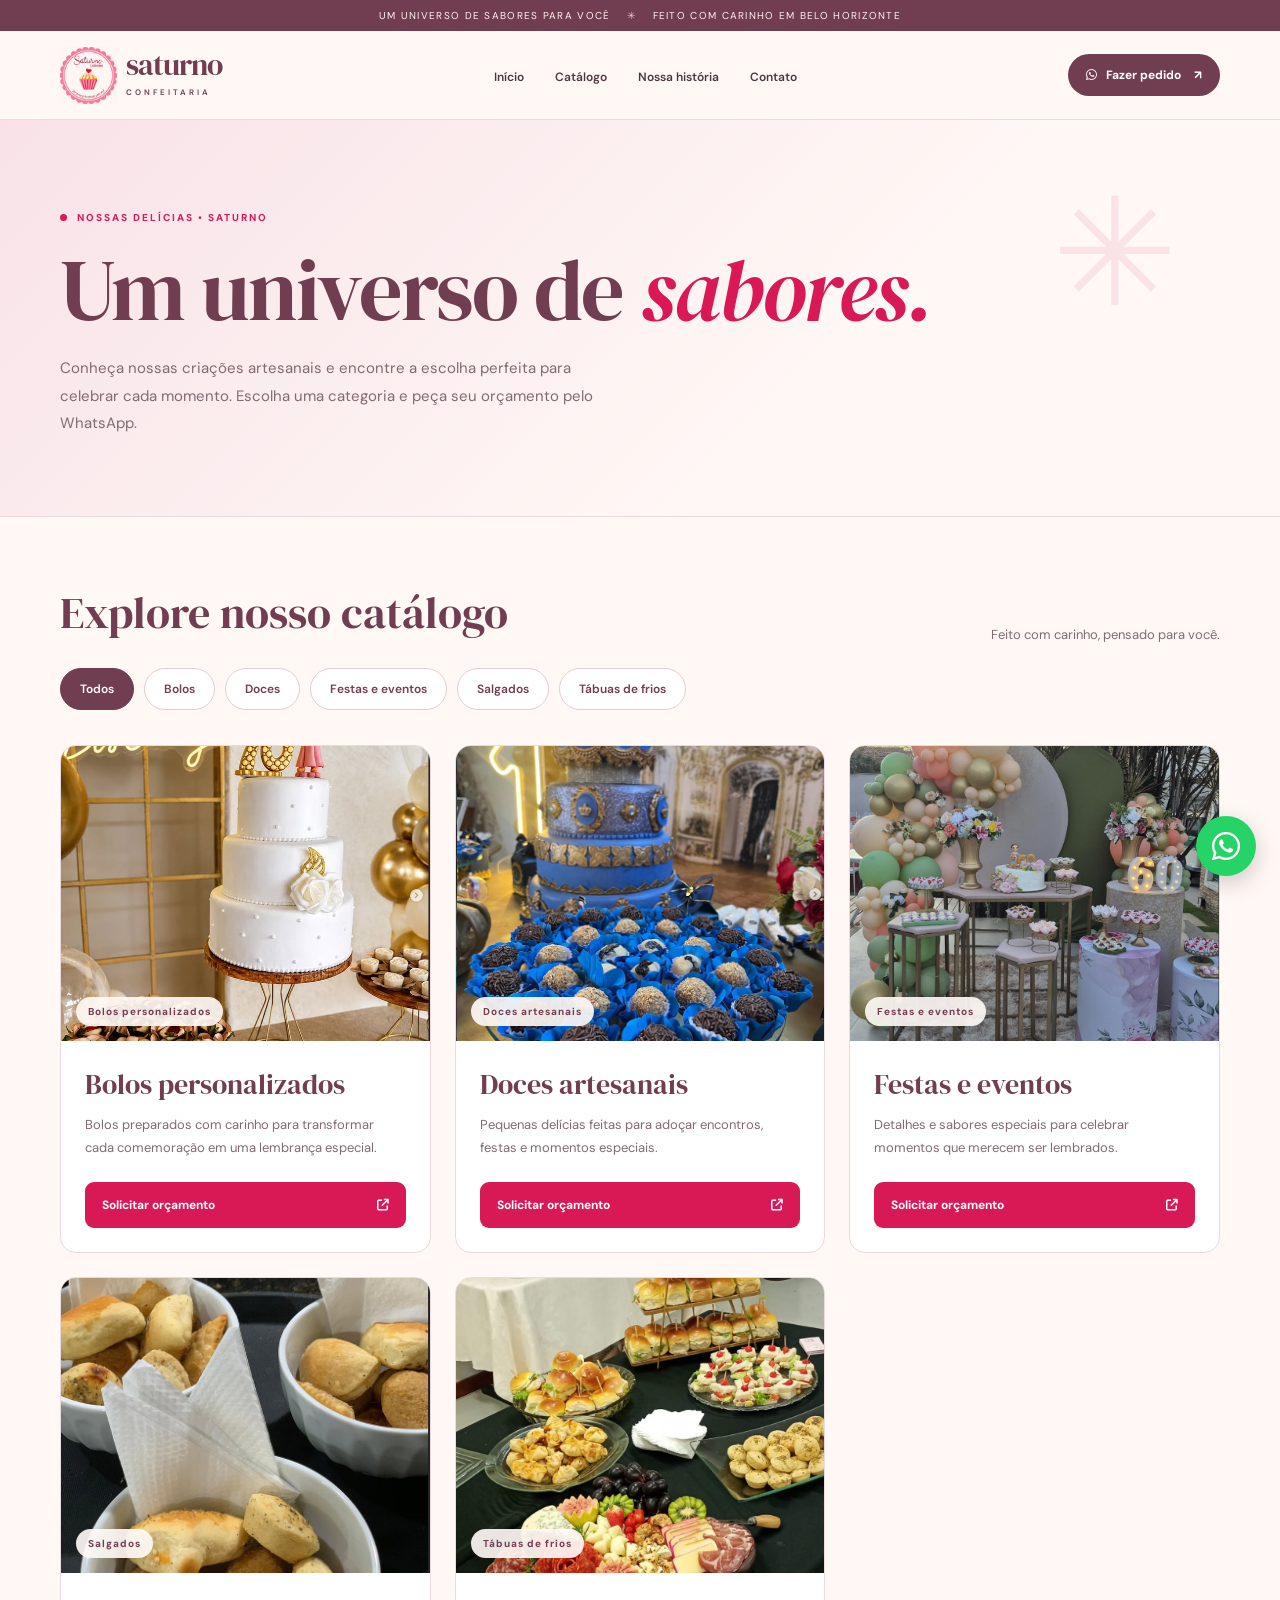
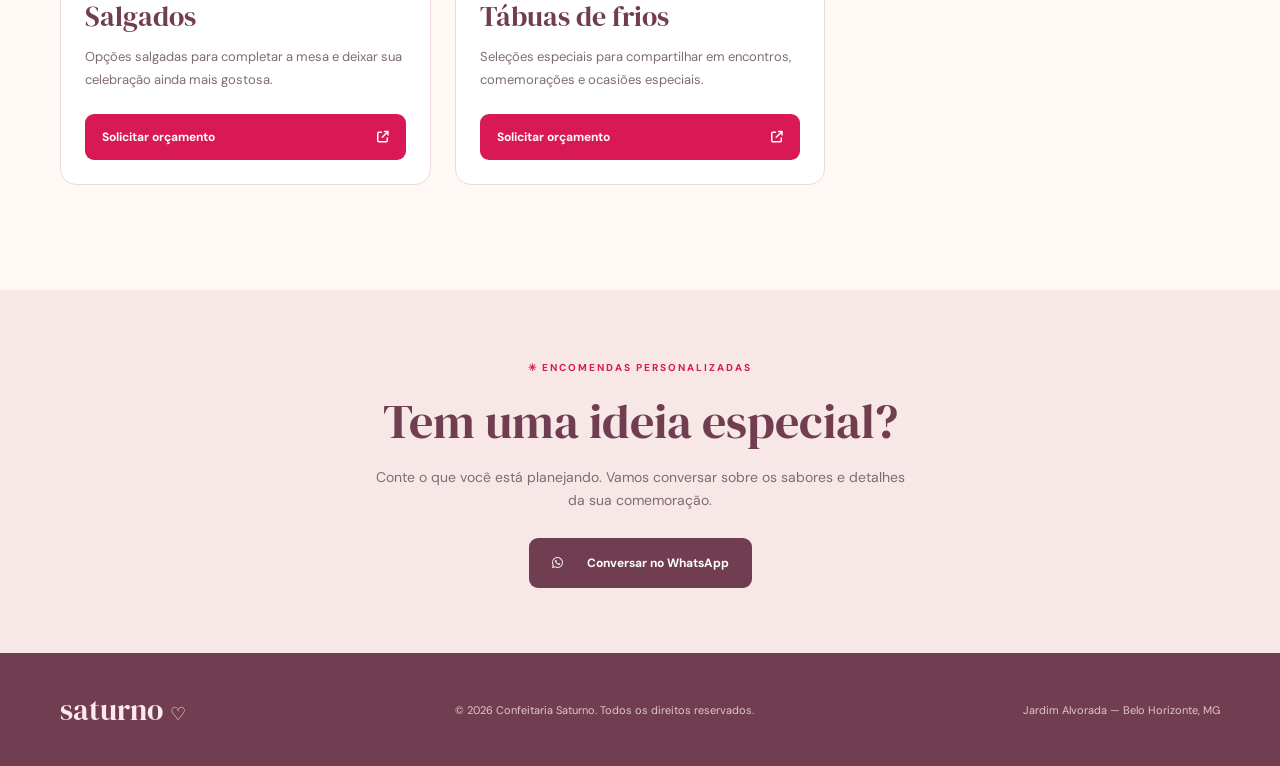
<file: catalogo.html>
<!DOCTYPE html>
<html lang="pt-BR">
<head>
 <meta charset="UTF-8"><meta name="viewport" content="width=device-width, initial-scale=1.0">
 <meta name="description" content="Conheça o catálogo da Confeitaria Saturno: bolos, doces, festas, salgados e tábuas de frios em Belo Horizonte.">
 <title>Catálogo | Confeitaria Saturno</title>
 <link rel="preconnect" href="https://fonts.googleapis.com">
 <link rel="preconnect" href="https://fonts.gstatic.com" crossorigin>
 <link href="https://fonts.googleapis.com/css2?family=DM+Sans:wght@400;500;600;700&family=DM+Serif+Display:ital@0;1&display=swap" rel="stylesheet">
 <link rel="stylesheet" href="style.css">
 <link rel="stylesheet" href="https://cdnjs.cloudflare.com/ajax/libs/font-awesome/6.7.2/css/all.min.css">
 <style>
 .saturno-whatsapp-flutuante{position:fixed;right:24px;bottom:24px;width:60px;height:60px;display:flex;align-items:center;justify-content:center;border-radius:50%;background:#25d366;color:#fff;font-size:32px;text-decoration:none;box-shadow:0 7px 25px #0003;z-index:9999;transition:transform .2s}
 .saturno-whatsapp-flutuante:hover{transform:translateY(-4px);color:#fff}
 .saturno-whatsapp-flutuante:focus-visible{outline:3px solid #713d50;outline-offset:4px}
 @media(max-width:720px){.saturno-whatsapp-flutuante{right:16px;bottom:16px;width:54px;height:54px;font-size:29px}}
 </style>
</head>
<body class="pagina-catalogo">
 <div class="aviso">Um universo de sabores para você <span>✳</span> Feito com carinho em Belo Horizonte</div>
 <header class="cabecalho">
  <nav class="navegacao container" aria-label="Navegação principal">
   <a class="marca" href="index.html" aria-label="Saturno Confeitaria — Início"><img src="imagens/logo-principal.png" alt=""><span>saturno<small>CONFEITARIA</small></span></a>
   <ul class="menu"><li><a href="index.html">Início</a></li><li><a href="catalogo.html" aria-current="page">Catálogo</a></li><li><a href="index.html#sobre">Nossa história</a></li><li><a href="index.html#contato">Contato</a></li></ul>
   <a class="nav-pedido" href="https://wa.me/5531987358320?text=Ol%C3%A1%21%20Gostaria%20de%20fazer%20uma%20encomenda." target="_blank" rel="noopener noreferrer"><i class="fa-brands fa-whatsapp" aria-hidden="true"></i> Fazer pedido <span>↗</span></a>
  </nav>
 </header>
 <main>
  <section class="catalogo-hero"><div class="container"><div class="sobretitulo"><span class="ponto"></span> NOSSAS DELÍCIAS • SATURNO</div><h1>Um universo de <em>sabores.</em></h1><p>Conheça nossas criações artesanais e encontre a escolha perfeita para celebrar cada momento. Escolha uma categoria e peça seu orçamento pelo WhatsApp.</p></div></section>
  <section class="catalogo-area" id="catalogo"><div class="container">
   <div class="catalogo-cabecalho"><h2>Explore nosso catálogo</h2><p>Feito com carinho, pensado para você.</p></div>
   <div class="filtros" role="group" aria-label="Filtrar produtos por categoria"><button class="filtro ativo" type="button" data-filtro="todos" aria-pressed="true">Todos</button>
<button class="filtro" type="button" data-filtro="bolos" aria-pressed="false">Bolos</button>
<button class="filtro" type="button" data-filtro="doces" aria-pressed="false">Doces</button>
<button class="filtro" type="button" data-filtro="festas" aria-pressed="false">Festas e eventos</button>
<button class="filtro" type="button" data-filtro="salgados" aria-pressed="false">Salgados</button>
<button class="filtro" type="button" data-filtro="tabuas" aria-pressed="false">Tábuas de frios</button></div>
   <div class="produtos" id="lista-produtos"><article class="produto" data-categoria="bolos">
 <div class="produto-imagem"><img src="imagens/bolos/bolo.png" alt="Bolo personalizado da Confeitaria Saturno" loading="lazy"><span class="produto-etiqueta">Bolos personalizados</span></div>
 <div class="produto-corpo"><h3>Bolos personalizados</h3><p>Bolos preparados com carinho para transformar cada comemoração em uma lembrança especial.</p><a class="botao" href="https://wa.me/5531987358320?text=Ol%C3%A1%21%20Gostaria%20de%20solicitar%20um%20or%C3%A7amento%20para%20um%20bolo%20personalizado." target="_blank" rel="noopener noreferrer">Solicitar orçamento <i class="fa-solid fa-arrow-up-right-from-square" aria-hidden="true"></i></a></div>
</article>
<article class="produto" data-categoria="doces">
 <div class="produto-imagem"><img src="imagens/doces/doces.png" alt="Doces artesanais da Confeitaria Saturno" loading="lazy"><span class="produto-etiqueta">Doces artesanais</span></div>
 <div class="produto-corpo"><h3>Doces artesanais</h3><p>Pequenas delícias feitas para adoçar encontros, festas e momentos especiais.</p><a class="botao" href="https://wa.me/5531987358320?text=Ol%C3%A1%21%20Gostaria%20de%20solicitar%20um%20or%C3%A7amento%20para%20doces%20artesanais." target="_blank" rel="noopener noreferrer">Solicitar orçamento <i class="fa-solid fa-arrow-up-right-from-square" aria-hidden="true"></i></a></div>
</article>
<article class="produto" data-categoria="festas">
 <div class="produto-imagem"><img src="imagens/festas e eventos/festa.png" alt="Festa e evento organizado pela Confeitaria Saturno" loading="lazy"><span class="produto-etiqueta">Festas e eventos</span></div>
 <div class="produto-corpo"><h3>Festas e eventos</h3><p>Detalhes e sabores especiais para celebrar momentos que merecem ser lembrados.</p><a class="botao" href="https://wa.me/5531987358320?text=Ol%C3%A1%21%20Gostaria%20de%20solicitar%20um%20or%C3%A7amento%20para%20uma%20festa%20ou%20evento." target="_blank" rel="noopener noreferrer">Solicitar orçamento <i class="fa-solid fa-arrow-up-right-from-square" aria-hidden="true"></i></a></div>
</article>
<article class="produto" data-categoria="salgados">
 <div class="produto-imagem"><img src="imagens/salgados/salgados.png" alt="Salgados da Confeitaria Saturno" loading="lazy"><span class="produto-etiqueta">Salgados</span></div>
 <div class="produto-corpo"><h3>Salgados</h3><p>Opções salgadas para completar a mesa e deixar sua celebração ainda mais gostosa.</p><a class="botao" href="https://wa.me/5531987358320?text=Ol%C3%A1%21%20Gostaria%20de%20solicitar%20um%20or%C3%A7amento%20para%20salgados." target="_blank" rel="noopener noreferrer">Solicitar orçamento <i class="fa-solid fa-arrow-up-right-from-square" aria-hidden="true"></i></a></div>
</article>
<article class="produto" data-categoria="tabuas">
 <div class="produto-imagem"><img src="imagens/tabuas de frios/tabua.png" alt="Tábua de frios da Confeitaria Saturno" loading="lazy"><span class="produto-etiqueta">Tábuas de frios</span></div>
 <div class="produto-corpo"><h3>Tábuas de frios</h3><p>Seleções especiais para compartilhar em encontros, comemorações e ocasiões especiais.</p><a class="botao" href="https://wa.me/5531987358320?text=Ol%C3%A1%21%20Gostaria%20de%20solicitar%20um%20or%C3%A7amento%20para%20uma%20t%C3%A1bua%20de%20frios." target="_blank" rel="noopener noreferrer">Solicitar orçamento <i class="fa-solid fa-arrow-up-right-from-square" aria-hidden="true"></i></a></div>
</article></div>
  </div></section>
  <section class="catalogo-final"><div class="sobretitulo">✳ ENCOMENDAS PERSONALIZADAS</div><h2>Tem uma ideia especial?</h2><p>Conte o que você está planejando. Vamos conversar sobre os sabores e detalhes da sua comemoração.</p><a class="botao" href="https://wa.me/5531987358320?text=Ol%C3%A1%21%20Gostaria%20de%20conversar%20sobre%20uma%20encomenda%20personalizada." target="_blank" rel="noopener noreferrer"><i class="fa-brands fa-whatsapp" aria-hidden="true"></i> Conversar no WhatsApp</a></section>
 </main>
 <footer class="rodape"><div class="rodape-conteudo container"><div class="rodape-marca">saturno <span>♡</span></div><p>© 2026 Confeitaria Saturno. Todos os direitos reservados.</p><small>Jardim Alvorada — Belo Horizonte, MG</small></div></footer>
 <script>
 // Filtros próprios do catálogo, sem depender de outros arquivos JavaScript.
 (() => {
   const buttons = [...document.querySelectorAll('.pagina-catalogo .filtro')];
   const products = [...document.querySelectorAll('.pagina-catalogo .produto')];
   const valid = ['todos','bolos','doces','festas','salgados','tabuas'];
   function filter(category) {
     if (!valid.includes(category)) category='todos';
     buttons.forEach(button => { const active=button.dataset.filtro===category; button.classList.toggle('ativo',active); button.setAttribute('aria-pressed',String(active)); });
     products.forEach(product => {product.hidden = category !== 'todos' && product.dataset.categoria !== category;});
   }
   buttons.forEach(button => button.addEventListener('click', () => {
     filter(button.dataset.filtro);
     const params=new URLSearchParams(window.location.search);
     if (button.dataset.filtro==='todos') params.delete('categoria'); else params.set('categoria',button.dataset.filtro);
     history.replaceState(null,'',window.location.pathname+(params.toString()?'?'+params:'')+window.location.hash);
   }));
   filter(new URLSearchParams(window.location.search).get('categoria') || 'todos');
 })();
 </script>
 <a class="saturno-whatsapp-flutuante" href="https://wa.me/5531987358320?text=Ol%C3%A1%21%20Gostaria%20de%20fazer%20uma%20encomenda." target="_blank" rel="noopener noreferrer" aria-label="Fazer pedido pelo WhatsApp" title="Fazer pedido pelo WhatsApp"><i class="fa-brands fa-whatsapp" aria-hidden="true"></i></a>
</body>
</html>
</file>
<file: style.css>
:root{--vinho:#713d50;--rosa:#d91856;--rosa-medio:#e7a5b6;--rosa-claro:#f9e6eb;--creme:#fff8f5;--branco:#fff;--texto:#4d3841;--muted:#806b72;--borda:#ecd9dc}*{box-sizing:border-box}html{scroll-behavior:smooth}body{margin:0;background:var(--creme);color:var(--texto);font-family:'DM Sans',Arial,sans-serif;-webkit-font-smoothing:antialiased}img{max-width:100%;display:block}a{text-decoration:none;color:inherit}button{font:inherit}.container{width:min(1160px,calc(100% - 48px));margin:auto}a:focus-visible,button:focus-visible{outline:3px solid var(--rosa);outline-offset:4px}.aviso{text-align:center;background:var(--vinho);color:#fff2f2;padding:9px 12px;font-size:10px;letter-spacing:1.3px;text-transform:uppercase}.aviso span{padding:0 12px;color:#f4c4ce}.cabecalho{background:rgba(255,248,245,.97);border-bottom:1px solid var(--borda);position:sticky;top:0;z-index:30;backdrop-filter:blur(12px)}.navegacao{display:flex;align-items:center;justify-content:space-between;gap:22px;min-height:88px}.marca{display:flex;align-items:center;gap:9px;color:var(--vinho);flex-shrink:0}.marca img{width:57px;height:57px;object-fit:contain;mix-blend-mode:multiply}.marca>span{font-family:'DM Serif Display',Georgia,serif;font-size:30px;line-height:.8;letter-spacing:-1px}.marca small{display:block;font:600 8px 'DM Sans',sans-serif;letter-spacing:3px;margin-top:10px}.menu{list-style:none;display:flex;gap:31px;padding:0;margin:0;align-items:center}.menu a{font-size:12px;font-weight:600;transition:color .2s}.menu a:hover{color:var(--rosa)}.nav-pedido{background:var(--vinho);color:white;padding:13px 18px;border-radius:100px;font-size:12px;font-weight:700;white-space:nowrap}.nav-pedido i{margin-right:6px}.nav-pedido span{margin-left:10px}.nav-pedido:hover{background:var(--rosa)}.hero{min-height:620px;display:grid;grid-template-columns:1fr 1fr;align-items:center;gap:65px;padding-block:70px 88px}.sobretitulo{display:inline-flex;align-items:center;gap:10px;color:var(--rosa);font-size:10px;font-weight:700;letter-spacing:2px}.ponto{width:7px;height:7px;border-radius:50%;background:var(--rosa)}h1,h2,h3,p{margin-top:0}.hero h1,.secao h2,.sobre h2,.contato h2{font-family:'DM Serif Display',Georgia,serif;font-weight:400;letter-spacing:-1.6px;color:var(--vinho)}.hero h1{font-size:clamp(48px,5.6vw,79px);line-height:1.06;margin:25px 0}.hero h1 em,.secao h2 em,.sobre h2 em,.contato h2 em{font-weight:400;color:var(--rosa);font-style:italic}.hero-texto>p{max-width:440px;color:var(--muted);font-size:15px;line-height:1.9}.hero-acoes{display:flex;align-items:center;gap:28px;flex-wrap:wrap;margin-top:32px}.botao{display:inline-flex;align-items:center;justify-content:center;gap:24px;padding:17px 23px;border-radius:9px;font-size:12px;font-weight:700;transition:transform .2s,background .2s}.botao:hover{transform:translateY(-3px)}.botao-primario{background:var(--rosa);color:white}.botao-primario:hover{background:#bb1047}.link-delicado{display:inline-flex;gap:12px;align-items:center;font-size:12px;font-weight:700;border-bottom:1px solid var(--vinho);padding-bottom:7px;color:var(--vinho);transition:color .2s}.link-delicado:hover{color:var(--rosa)}.hero-assinatura{margin-top:65px;font-size:9px;letter-spacing:2px;font-weight:700;color:#a98791}.hero-assinatura span{font-size:17px;color:var(--rosa);vertical-align:middle;margin-right:8px}.hero-visual{height:520px;position:relative;display:flex;align-items:center;justify-content:center}.foto-principal{position:relative;z-index:2;width:77%;height:88%;border-radius:47% 47% 12px 12px;overflow:hidden;box-shadow:0 24px 60px rgba(113,61,80,.12)}.foto-principal img{width:100%;height:100%;object-fit:cover}.orbita{position:absolute;border:1.5px solid #e9afc0;border-radius:50%;width:100%;height:64%;transform:rotate(-35deg);top:20%;left:0}.orbita-dois{width:105%;height:72%;transform:rotate(38deg);border-color:#f2ccd5;top:15%;left:-3%}.selo-redondo{position:absolute;z-index:3;right:-7px;bottom:28px;width:140px;height:140px;border-radius:50%;background:#f4c8d3;border:6px solid var(--creme);display:flex;flex-direction:column;justify-content:center;align-items:center;transform:rotate(10deg);color:var(--vinho);box-shadow:0 8px 30px #713d501a}.selo-redondo span{font-size:8px;letter-spacing:1.6px;font-weight:700}.selo-redondo strong{font:italic 37px 'DM Serif Display',Georgia,serif;line-height:1.4}.estrela{position:absolute;color:var(--rosa);z-index:3}.estrela-um{top:14px;right:30px;font-size:43px}.estrela-dois{bottom:80px;left:0;font-size:28px}.faixa{background:#f3d5dc;border-block:1px solid #edc5cf}.faixa-conteudo{display:flex;align-items:center;justify-content:space-around;gap:15px;padding-block:19px;color:var(--vinho);font-size:11px;font-weight:700;letter-spacing:1px}.faixa-conteudo span:nth-child(even){color:var(--rosa);font-size:20px}.secao{padding-block:100px}.secao-topo{display:flex;justify-content:space-between;align-items:end;gap:30px;margin-bottom:38px}.secao h2,.sobre h2,.contato h2{font-size:clamp(36px,4.2vw,56px);line-height:1.12;margin:14px 0 0}.grade-categorias{display:grid;grid-template-columns:repeat(6,minmax(0,1fr));gap:18px}.categoria{grid-column:span 2;min-width:0}.categoria:nth-child(4){grid-column:2/span 2}.categoria:nth-child(5){grid-column:4/span 2}.categoria-foto{aspect-ratio:1.16;overflow:hidden;background:#f0dce1;border-radius:12px}.categoria-destaque .categoria-foto{background:#f1d9e0}.categoria-foto img{width:100%;height:100%;object-fit:cover;transition:transform .45s}.categoria:hover img{transform:scale(1.06)}.categoria-info{padding:16px 3px 6px}.categoria-info>span{font-size:9px;font-weight:700;letter-spacing:1.4px;color:#ae8b95}.categoria h3{display:flex;align-items:center;justify-content:space-between;font:400 28px 'DM Serif Display',Georgia,serif;color:var(--vinho);margin:8px 0}.categoria h3 i{font:normal 21px 'DM Sans',sans-serif;color:var(--rosa)}.sobre{background:#f7e7e7;padding-block:100px;overflow:hidden}.sobre-grid{display:grid;grid-template-columns:1fr 1fr;align-items:center;gap:100px}.sobre-arte{min-height:430px;position:relative;display:flex;justify-content:center;align-items:center}.sobre-fundo{background:#fff8f5;width:85%;aspect-ratio:1;border-radius:48% 48% 14px 14px;display:flex;align-items:center;justify-content:center;box-shadow:0 15px 35px #713d5010}.sobre-fundo img{width:80%;mix-blend-mode:multiply}.sobre-decor{position:absolute;font-size:95px;color:#e6a1b5;left:-5px;bottom:0}.sobre-texto p{font-size:14px;line-height:1.95;color:var(--muted);margin-top:24px}.sobre-texto .link-delicado{margin-top:15px}.contato{padding:100px 0;text-align:center;background:var(--creme)}.contato-conteudo{max-width:800px}.contato h2{max-width:700px;margin:18px auto}.contato p{font-size:14px;line-height:1.8;color:var(--muted);margin:22px auto 30px}.redes-sociais{display:flex;justify-content:center;flex-wrap:wrap;gap:12px}.botao-rede{display:inline-flex;align-items:center;justify-content:center;gap:12px;min-height:54px;padding:14px 20px;border:1px solid var(--vinho);border-radius:9px;font-size:12px;font-weight:700;transition:transform .2s,background .2s}.botao-rede:hover{transform:translateY(-3px)}.botao-rede i{font-size:19px}.botao-rede span:last-child{margin-left:15px}.botao-rede.whatsapp{background:var(--vinho);color:white}.botao-rede.instagram{background:transparent;color:var(--vinho)}.botao-rede.instagram:hover{background:#f9e6eb}.rodape{background:var(--vinho);color:#fce9ec;padding:36px 0}.rodape-conteudo{display:flex;align-items:center;justify-content:space-between;gap:20px}.rodape-marca{font:30px 'DM Serif Display',Georgia,serif}.rodape-marca span{font-size:18px}.rodape p,.rodape small{margin:0;font-size:11px;opacity:.8}
@media(max-width:1000px){.menu{gap:16px}.nav-pedido{display:none}.hero{gap:25px}.hero-visual{height:440px}.sobre-grid{gap:40px}}
@media(max-width:720px){.container{width:min(100% - 32px,1160px)}.navegacao{flex-wrap:wrap;justify-content:center;padding-block:14px;gap:14px}.marca img{width:44px;height:44px}.marca>span{font-size:25px}.menu{justify-content:center;width:100%;gap:18px}.menu a{font-size:11px}.hero{grid-template-columns:1fr;padding-block:55px 65px;gap:25px}.hero h1{font-size:clamp(44px,10vw,65px)}.hero-assinatura{margin-top:35px}.hero-visual{height:430px;max-width:490px;width:100%;margin:auto}.foto-principal{width:72%}.selo-redondo{right:5%;width:115px;height:115px}.faixa-conteudo{flex-wrap:wrap;font-size:9px;gap:10px}.secao{padding-block:70px}.secao-topo{display:block}.secao-topo .link-delicado{margin-top:22px}.grade-categorias{grid-template-columns:repeat(2,minmax(0,1fr));gap:18px}.categoria,.categoria:nth-child(4),.categoria:nth-child(5){grid-column:auto}.categoria:last-child{grid-column:1/-1;width:calc(50% - 9px);justify-self:center}.categoria-foto{aspect-ratio:1}.categoria h3{font-size:22px}.categoria-info>span{font-size:8px}.sobre{padding-block:65px}.sobre-grid{grid-template-columns:1fr;gap:20px}.sobre-arte{min-height:300px}.sobre-fundo{width:65%;max-width:300px}.sobre-decor{left:10%}.contato{padding-block:75px}.rodape-conteudo{flex-direction:column;text-align:center;gap:8px}.navbar{flex-direction:column}.produtos{grid-template-columns:repeat(auto-fit,minmax(155px,1fr));gap:14px}.produto{padding:10px}}
@media(max-width:390px){.hero-visual{height:345px}.hero-acoes{gap:18px}.selo-redondo{right:0}.menu{gap:12px}.categoria h3{font-size:19px}.botao-rede{width:100%}}
@media(prefers-reduced-motion:reduce){html{scroll-behavior:auto}*,*:before,*:after{transition:none!important}}


 
/* AJUSTE DA LOGO NA PÁGINA INICIAL */

/* Remove o fundo branco do contêiner */
.hero-visual {
    background: transparent !important;
    box-shadow: none !important;
}

/* Integra a logo ao fundo do site */
.hero-visual img {
    width: 100%;
    height: 100%;
    object-fit: contain;
    mix-blend-mode: multiply;
}

/* Evita que a imagem fique com aparência de cartão */
.hero-visual .hero-image,
.hero-visual .hero-img,
.hero-visual .image-frame {
    background: transparent !important;
    box-shadow: none !important;
    border: none !important;
}

/* Deixa a imagem um pouco menor */
.hero-visual img {
    max-width: 390px;
    max-height: 390px;
    display: block;
    margin: auto;
}


/* CATÁLOGO SATURNO — estilos isolados da página inicial */
.pagina-catalogo .catalogo-hero{background:linear-gradient(135deg,#f8e2e8 0%,#fff8f5 65%);border-bottom:1px solid var(--borda);padding:85px 0 78px;position:relative;overflow:hidden}
.pagina-catalogo .catalogo-hero:after{content:"✳";position:absolute;right:8%;top:15%;font-size:150px;line-height:1;color:#edb9c7;opacity:.32;pointer-events:none}
.pagina-catalogo .catalogo-hero .container{position:relative;z-index:1}
.pagina-catalogo .catalogo-hero h1{font:400 clamp(48px,7vw,86px)/1.08 'DM Serif Display',Georgia,serif;color:var(--vinho);letter-spacing:-2px;margin:18px 0}
.pagina-catalogo .catalogo-hero h1 em{color:var(--rosa);font-weight:400}
.pagina-catalogo .catalogo-hero p{max-width:560px;color:var(--muted);font-size:15px;line-height:1.85;margin:0}
.pagina-catalogo .catalogo-area{padding:65px 0 105px}
.pagina-catalogo .catalogo-cabecalho{display:flex;align-items:end;justify-content:space-between;gap:20px;margin-bottom:25px}
.pagina-catalogo .catalogo-cabecalho h2{font:400 clamp(30px,4vw,44px) 'DM Serif Display',Georgia,serif;color:var(--vinho);margin:0}
.pagina-catalogo .catalogo-cabecalho p{color:var(--muted);font-size:13px;margin:0}
.pagina-catalogo .filtros{display:flex;flex-wrap:wrap;gap:10px;margin:0 0 35px}
.pagina-catalogo .filtro{appearance:none;border:1px solid #e8cbd4;border-radius:999px;padding:12px 19px;background:#fff;color:var(--vinho);font:600 12px 'DM Sans',Arial,sans-serif;cursor:pointer;transition:background .2s,border-color .2s,transform .2s}
.pagina-catalogo .filtro:hover{transform:translateY(-2px);border-color:var(--rosa)}
.pagina-catalogo .filtro.ativo{background:var(--vinho);border-color:var(--vinho);color:#fff}
.pagina-catalogo .produtos{display:grid;grid-template-columns:repeat(3,minmax(0,1fr));gap:24px}
.pagina-catalogo .produto{background:#fff;border:1px solid var(--borda);border-radius:16px;overflow:hidden;display:flex;flex-direction:column;min-width:0;transition:transform .25s,box-shadow .25s}
.pagina-catalogo .produto:hover{transform:translateY(-5px);box-shadow:0 18px 38px #713d5015}
.pagina-catalogo .produto[hidden]{display:none!important}
.pagina-catalogo .produto-imagem{position:relative;aspect-ratio:1.25;overflow:hidden;background:#f3dce3}
.pagina-catalogo .produto-imagem img{width:100%;height:100%;object-fit:cover;transition:transform .4s}
.pagina-catalogo .produto:hover .produto-imagem img{transform:scale(1.04)}
.pagina-catalogo .produto-etiqueta{position:absolute;left:15px;bottom:15px;background:#fffaf7e8;color:var(--vinho);font-size:10px;letter-spacing:1px;font-weight:700;padding:8px 12px;border-radius:999px}
.pagina-catalogo .produto-corpo{display:flex;flex-direction:column;flex:1;padding:24px}
.pagina-catalogo .produto h3{font:400 28px 'DM Serif Display',Georgia,serif;color:var(--vinho);margin:0 0 10px}
.pagina-catalogo .produto p{font-size:13px;line-height:1.8;color:var(--muted);margin:0 0 22px;flex:1}
.pagina-catalogo .produto .botao{background:var(--rosa);color:white;justify-content:space-between;gap:15px;border-radius:9px;padding:15px 17px;font-size:12px}
.pagina-catalogo .produto .botao:hover{background:#bd1049}
.pagina-catalogo .catalogo-final{background:#f7e7e7;text-align:center;padding:65px 20px}
.pagina-catalogo .catalogo-final h2{font:400 clamp(32px,4vw,48px) 'DM Serif Display',Georgia,serif;color:var(--vinho);margin:12px 0}
.pagina-catalogo .catalogo-final p{color:var(--muted);font-size:14px;line-height:1.7;margin:0 auto 25px;max-width:530px}
.pagina-catalogo .catalogo-final .botao{background:var(--vinho);color:#fff}
@media(max-width:900px){.pagina-catalogo .produtos{grid-template-columns:repeat(2,minmax(0,1fr))}}
@media(max-width:600px){.pagina-catalogo .catalogo-hero{padding:60px 0}.pagina-catalogo .catalogo-hero:after{font-size:90px;right:-20px}.pagina-catalogo .catalogo-cabecalho{display:block}.pagina-catalogo .catalogo-cabecalho p{margin-top:10px}.pagina-catalogo .catalogo-area{padding:45px 0 70px}.pagina-catalogo .produtos{grid-template-columns:1fr}.pagina-catalogo .produto-imagem{aspect-ratio:1.5}.pagina-catalogo .filtro{padding:11px 14px;font-size:11px}}

/* ===== SATURNO | REFINAMENTOS RESPONSIVOS ===== */
/* Tablet e telas menores */
@media (max-width: 900px) {
  .navegacao { min-height: 74px; gap: 14px; }
  .menu { gap: 15px; }
  .hero { min-height: auto; gap: 30px; padding-block: 65px; }
  .hero-visual { min-width: 0; }
  .hero h1 { overflow-wrap: break-word; }
  .sobre-grid { gap: 35px; }
  .pagina-catalogo .produtos { grid-template-columns: repeat(2, minmax(0, 1fr)); }
}

/* Celulares */
@media (max-width: 600px) {
  body { overflow-x: clip; }
  .container { width: calc(100% - 32px); }
  .aviso { font-size: 9px; line-height: 1.6; letter-spacing: .7px; padding: 8px 12px; }
  .aviso span { padding: 0 5px; }
  .cabecalho { position: relative; }
  .navegacao { display: flex; flex-direction: column; align-items: center; gap: 14px; padding-block: 14px 16px; }
  .marca img { width: 47px; height: 47px; }
  .marca > span { font-size: 27px; }
  .menu { display: flex; justify-content: center; flex-wrap: wrap; gap: 10px 19px; width: 100%; }
  .menu a { font-size: 12px; white-space: nowrap; }
  .nav-pedido { display: inline-flex; align-items: center; justify-content: center; padding: 11px 18px; font-size: 11px; }
  .hero { display: grid; grid-template-columns: 1fr; padding-block: 48px 55px; gap: 14px; }
  .hero h1 { font-size: clamp(41px, 10vw, 60px); line-height: 1.1; margin: 18px 0; letter-spacing: -1px; }
  .hero-texto > p { font-size: 14px; line-height: 1.75; }
  .hero-acoes { gap: 18px; margin-top: 25px; }
  .hero-assinatura { margin-top: 30px; }
  .hero-visual { height: 340px; width: 100%; max-width: 400px; margin-inline: auto; }
  .foto-principal { width: 76%; height: 88%; }
  .foto-principal img { max-width: 100%; max-height: 100%; }
  .selo-redondo { width: 100px; height: 100px; right: 0; bottom: 12px; border-width: 4px; }
  .selo-redondo strong { font-size: 29px; }
  .selo-redondo span { font-size: 7px; }
  .estrela-um { font-size: 31px; }
  .faixa-conteudo { padding-block: 14px; gap: 7px 12px; text-align: center; line-height: 1.5; }
  .secao { padding-block: 65px; }
  .secao h2, .sobre h2, .contato h2 { font-size: clamp(34px, 8vw, 46px); letter-spacing: -.7px; }
  .grade-categorias { gap: 16px 12px; }
  .categoria-info { padding-top: 12px; }
  .categoria h3 { font-size: clamp(19px, 5vw, 24px); gap: 6px; }
  .categoria h3 i { font-size: 17px; }
  .categoria-info > span { font-size: 8px; letter-spacing: .7px; }
  .sobre-grid { gap: 15px; }
  .sobre-arte { min-height: 285px; }
  .sobre-texto p { font-size: 14px; }
  .contato { padding-block: 65px; }
  .redes-sociais { gap: 10px; }
  .botao-rede { width: 100%; max-width: 360px; }
  .rodape-conteudo { flex-direction: column; text-align: center; gap: 10px; }
  .pagina-catalogo .catalogo-hero { padding: 50px 0; }
  .pagina-catalogo .catalogo-hero h1 { font-size: clamp(40px, 10vw, 58px); }
  .pagina-catalogo .catalogo-area { padding: 45px 0 65px; }
  .pagina-catalogo .filtros { gap: 8px; margin-bottom: 25px; }
  .pagina-catalogo .filtro { min-height: 42px; padding: 10px 14px; }
  .pagina-catalogo .produtos { grid-template-columns: 1fr; gap: 18px; }
  .pagina-catalogo .produto-imagem { aspect-ratio: 1.4; }
  .pagina-catalogo .produto-corpo { padding: 20px; }
  .pagina-catalogo .produto h3 { font-size: 26px; }
  .pagina-catalogo .catalogo-final { padding: 55px 16px; }
}

/* Celulares pequenos */
@media (max-width: 380px) {
  .container { width: calc(100% - 26px); }
  .menu { gap: 9px 12px; }
  .menu a { font-size: 11px; }
  .hero-visual { height: 295px; }
  .hero h1 { font-size: 39px; }
  .selo-redondo { width: 88px; height: 88px; }
  .selo-redondo strong { font-size: 25px; }
  .categoria-info > span { font-size: 7px; }
  .categoria h3 { font-size: 18px; }
}


/* BOTÃO FLUTUANTE DO WHATSAPP */

.whatsapp-flutuante {
  position: fixed;
  bottom: 25px;
  right: 25px;
  width: 60px;
  height: 60px;
  border-radius: 50%;
  background: #25D366;
  color: white;
  display: flex;
  align-items: center;
  justify-content: center;
  font-size: 30px;
  text-decoration: none;
  box-shadow: 0 6px 22px rgba(0, 0, 0, 0.18);
  z-index: 1000;
  transition: transform 0.3s ease;
}

.whatsapp-flutuante:hover {
  transform: translateY(-5px);
}

@media (max-width: 600px) {
  .whatsapp-flutuante {
    width: 54px;
    height: 54px;
    font-size: 27px;
    bottom: 18px;
    right: 18px;
  }
}
</file>
